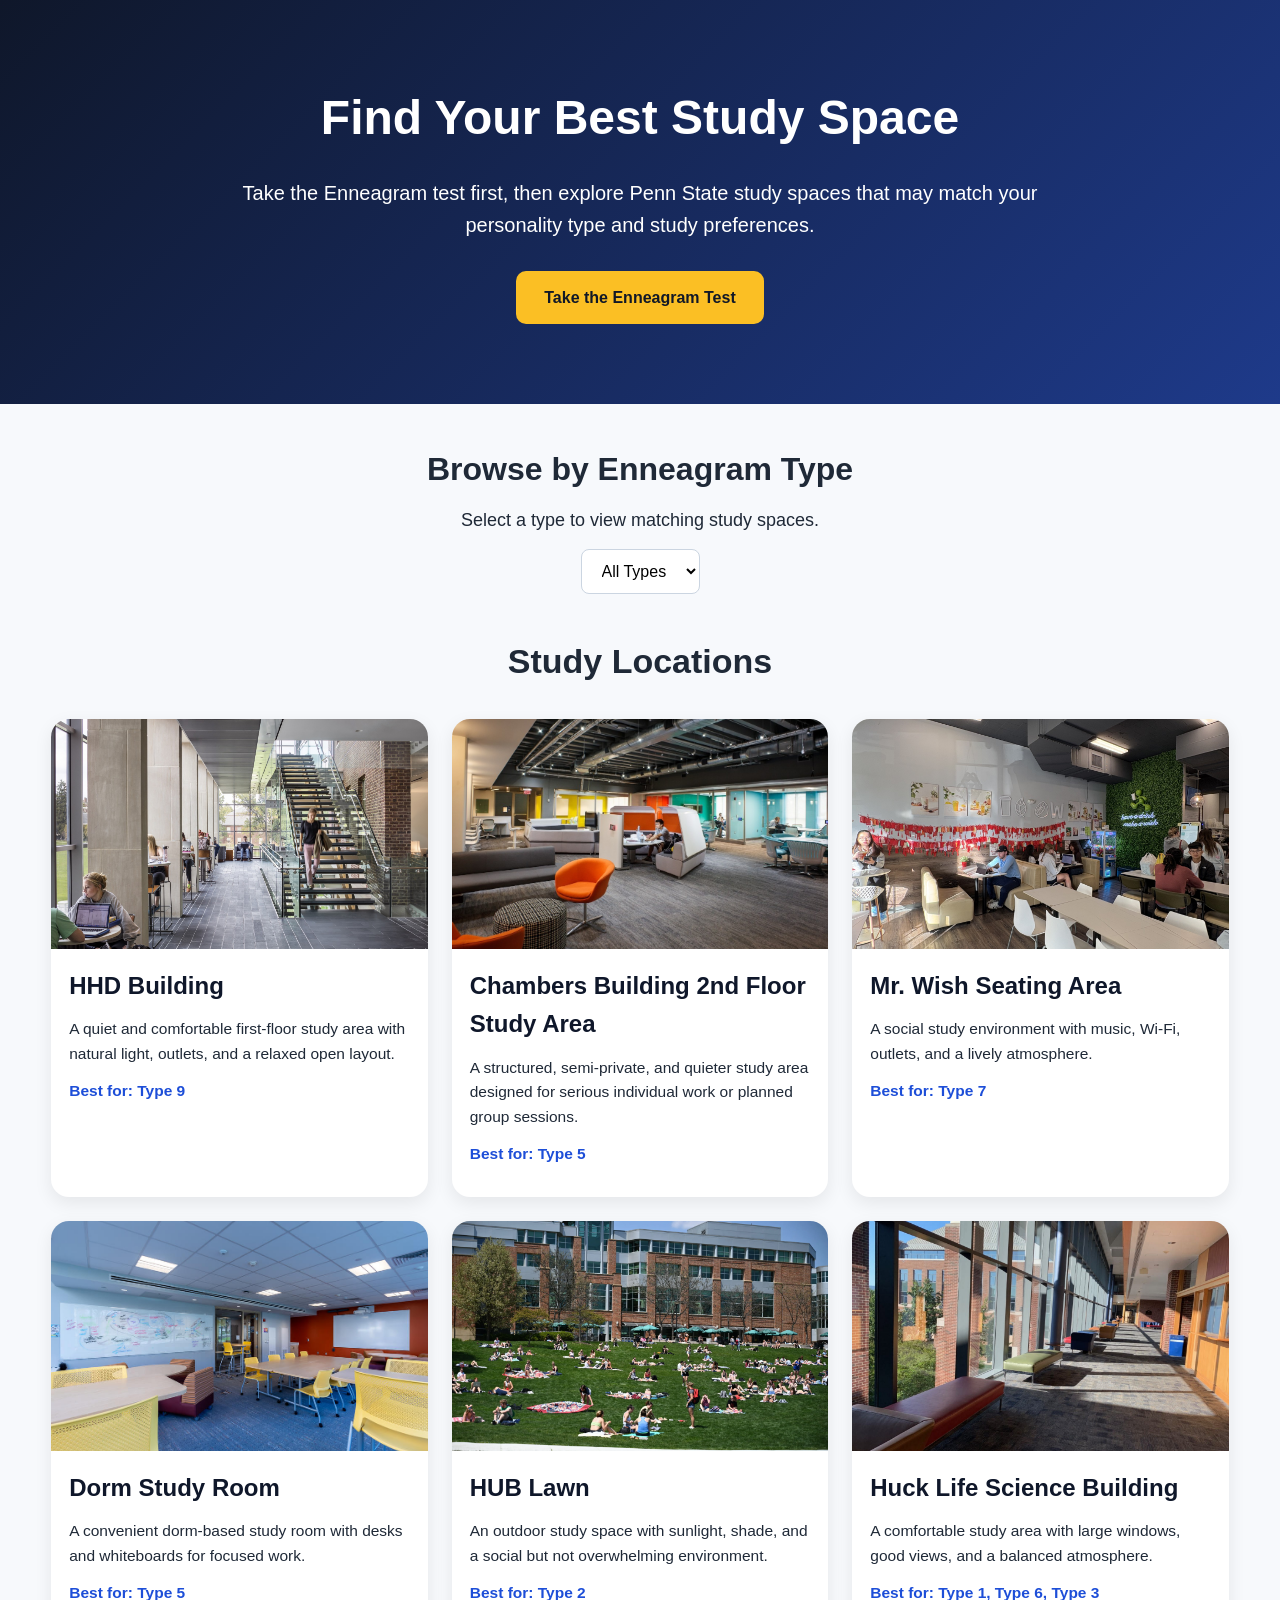
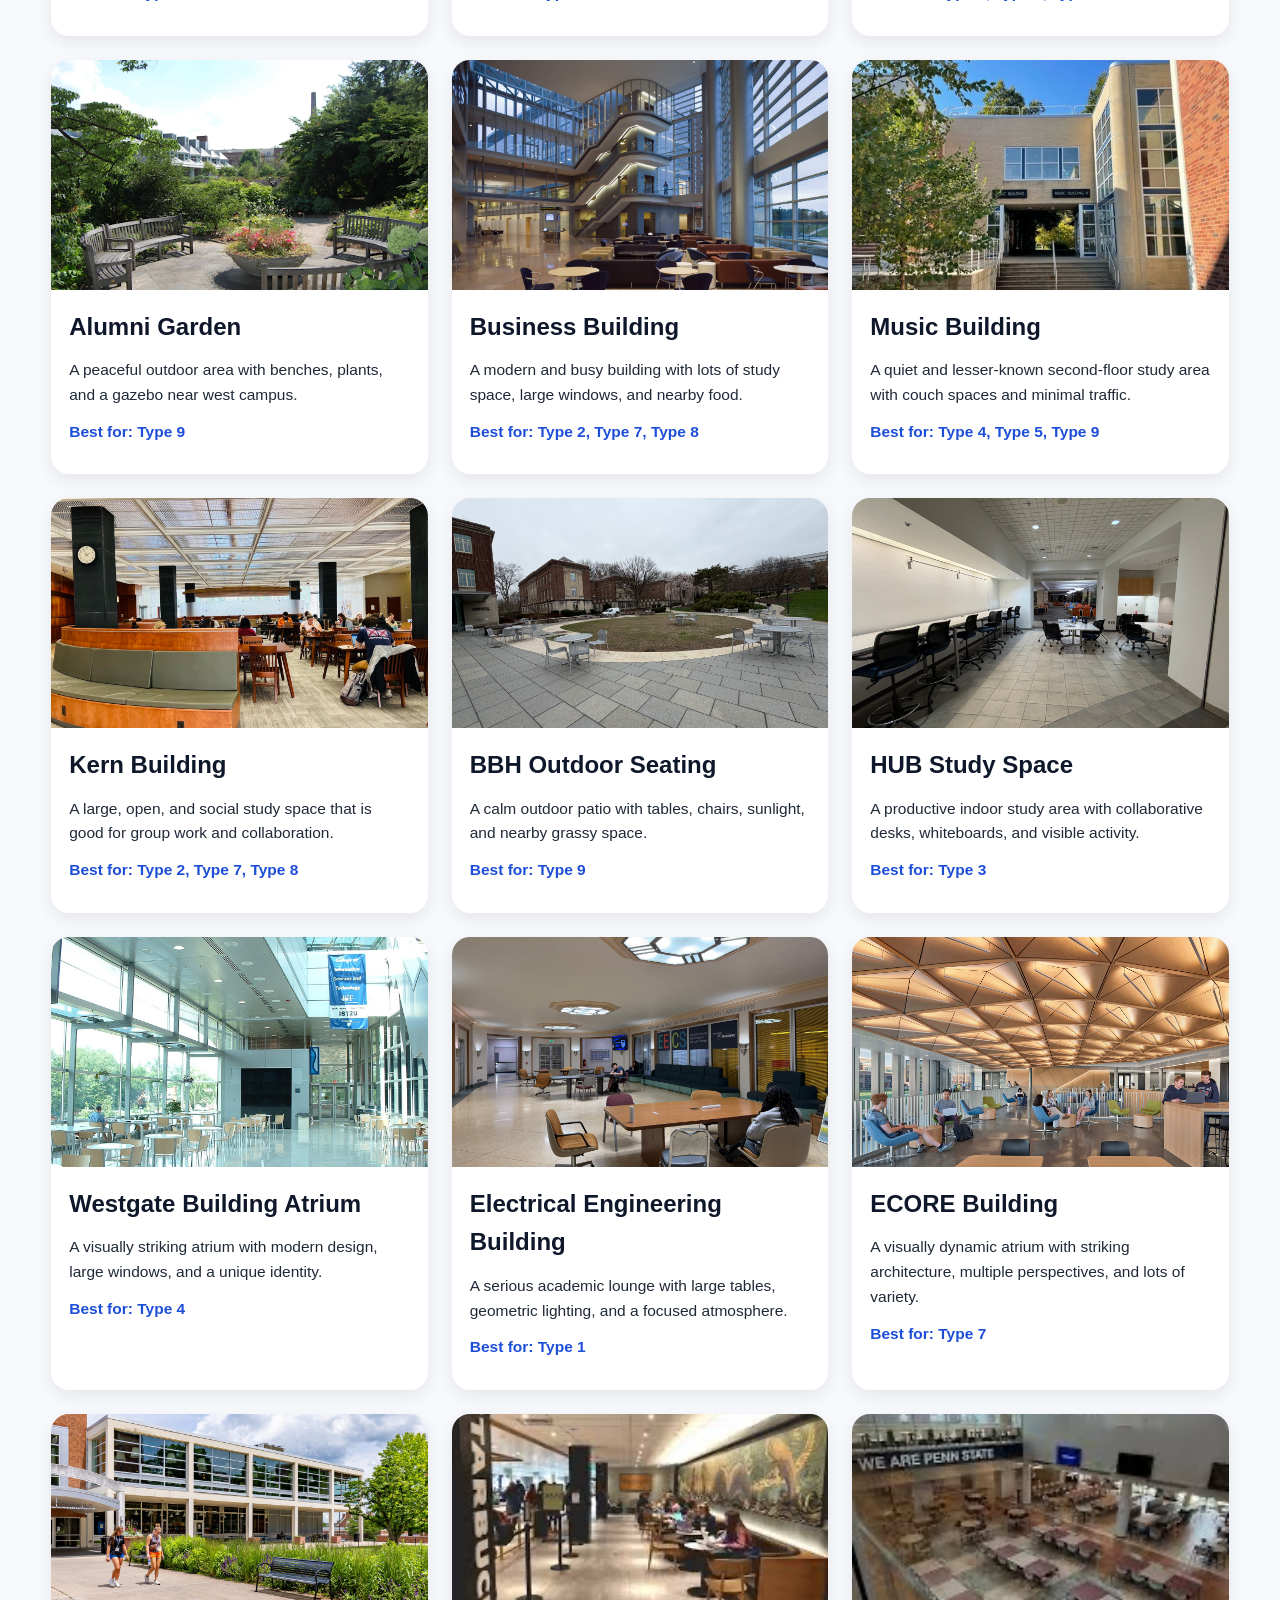
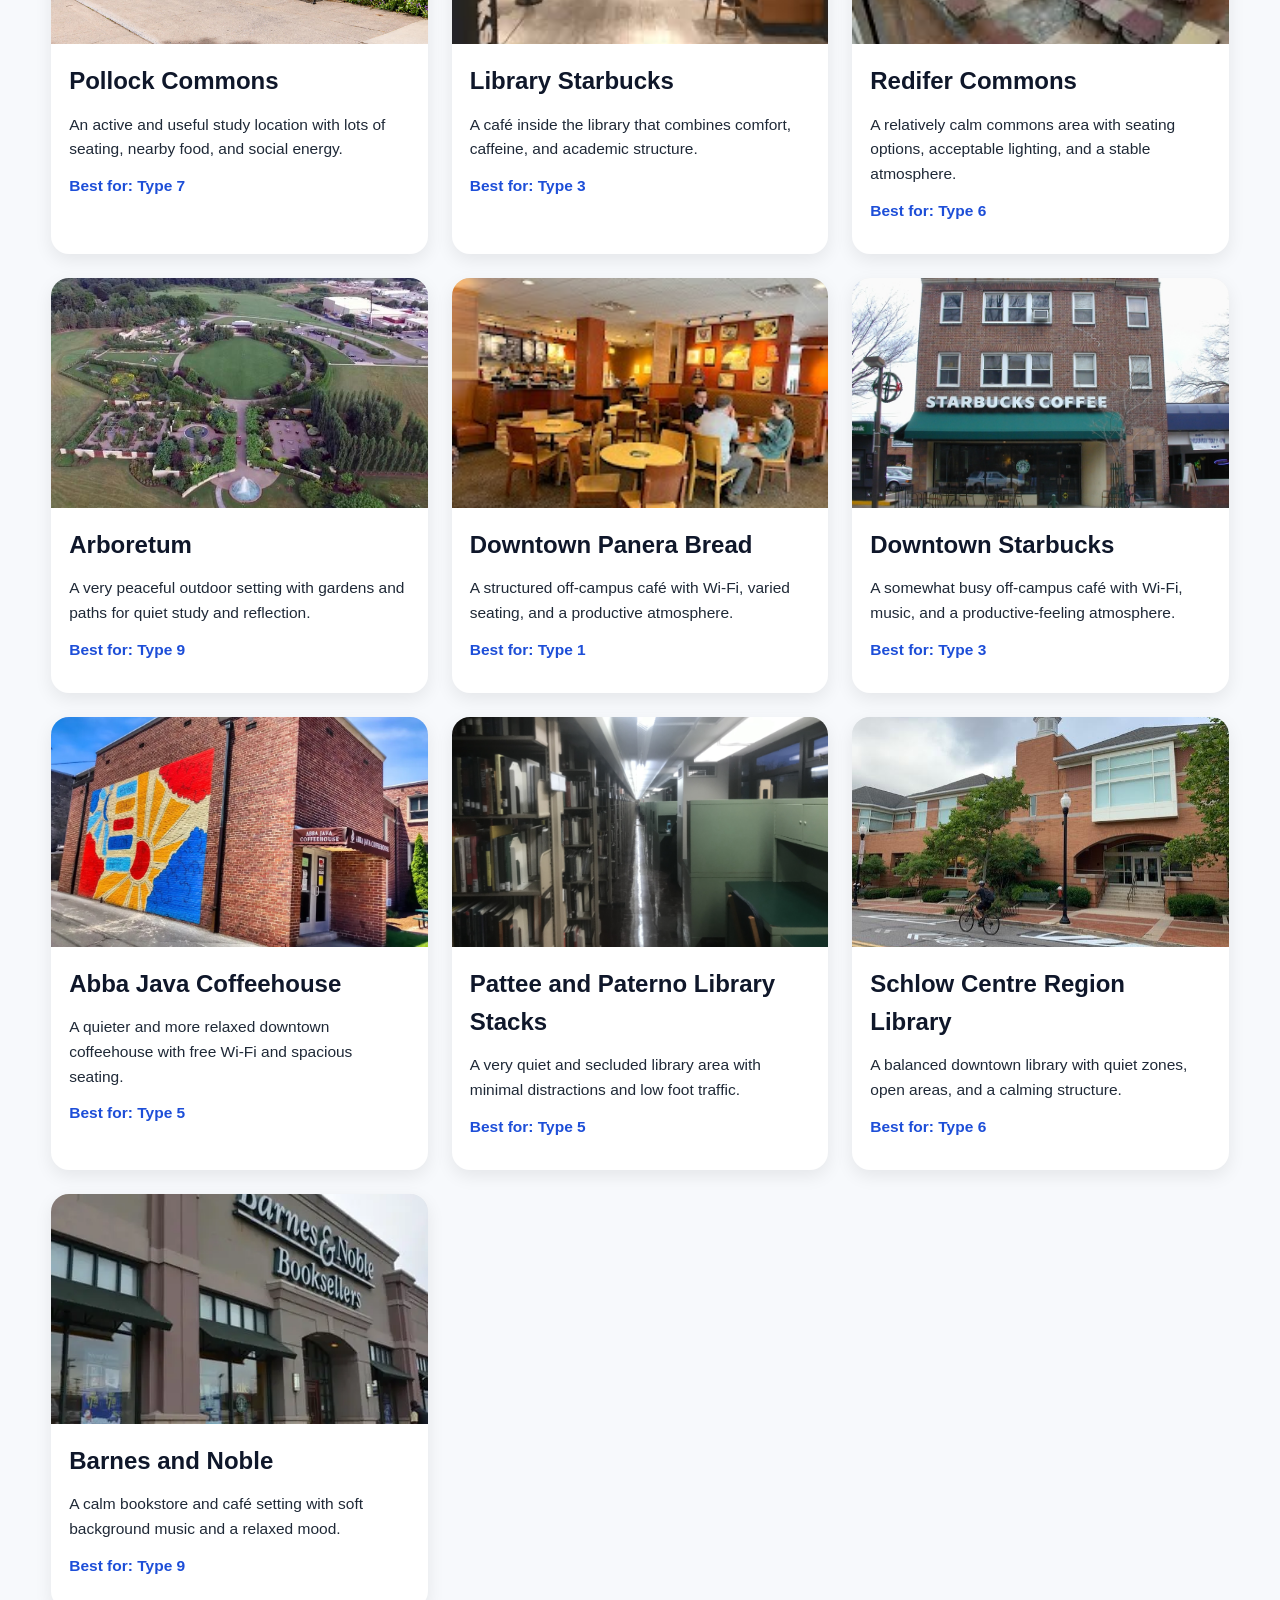
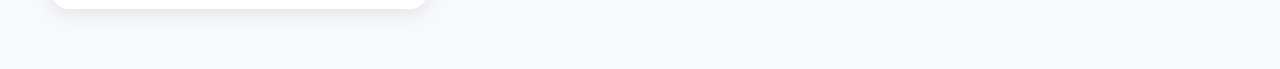
<file: index.html>
<!DOCTYPE html>
<html lang="en">
<head>
  <meta charset="UTF-8" />
  <meta name="viewport" content="width=device-width, initial-scale=1.0" />
  <title>Study Spaces by Enneagram Type</title>
  <link rel="stylesheet" href="style.css" />
</head>
<body>
  <header class="hero">
    <div class="hero-content">
      <h1>Find Your Best Study Space</h1>
      <p>
        Take the Enneagram test first, then explore Penn State study spaces
        that may match your personality type and study preferences.
      </p>
      <a
        class="test-button"
        href="https://enneagram-personality.com/"
        target="_blank"
        rel="noopener noreferrer"
      >
        Take the Enneagram Test
      </a>
    </div>
  </header>

  <main class="container">
    <section class="filter-section">
      <h2>Browse by Enneagram Type</h2>
      <p>Select a type to view matching study spaces.</p>

      <select id="enneagramFilter">
        <option value="all">All Types</option>
        <option value="1">Type 1</option>
        <option value="2">Type 2</option>
        <option value="3">Type 3</option>
        <option value="4">Type 4</option>
        <option value="5">Type 5</option>
        <option value="6">Type 6</option>
        <option value="7">Type 7</option>
        <option value="8">Type 8</option>
        <option value="9">Type 9</option>
      </select>
    </section>

    <section class="locations-section">
      <h2>Study Locations</h2>
      <div class="locations-grid" id="locationsGrid"></div>
    </section>
  </main>

  <script src="script.js"></script>
</body>
</html>
</file>
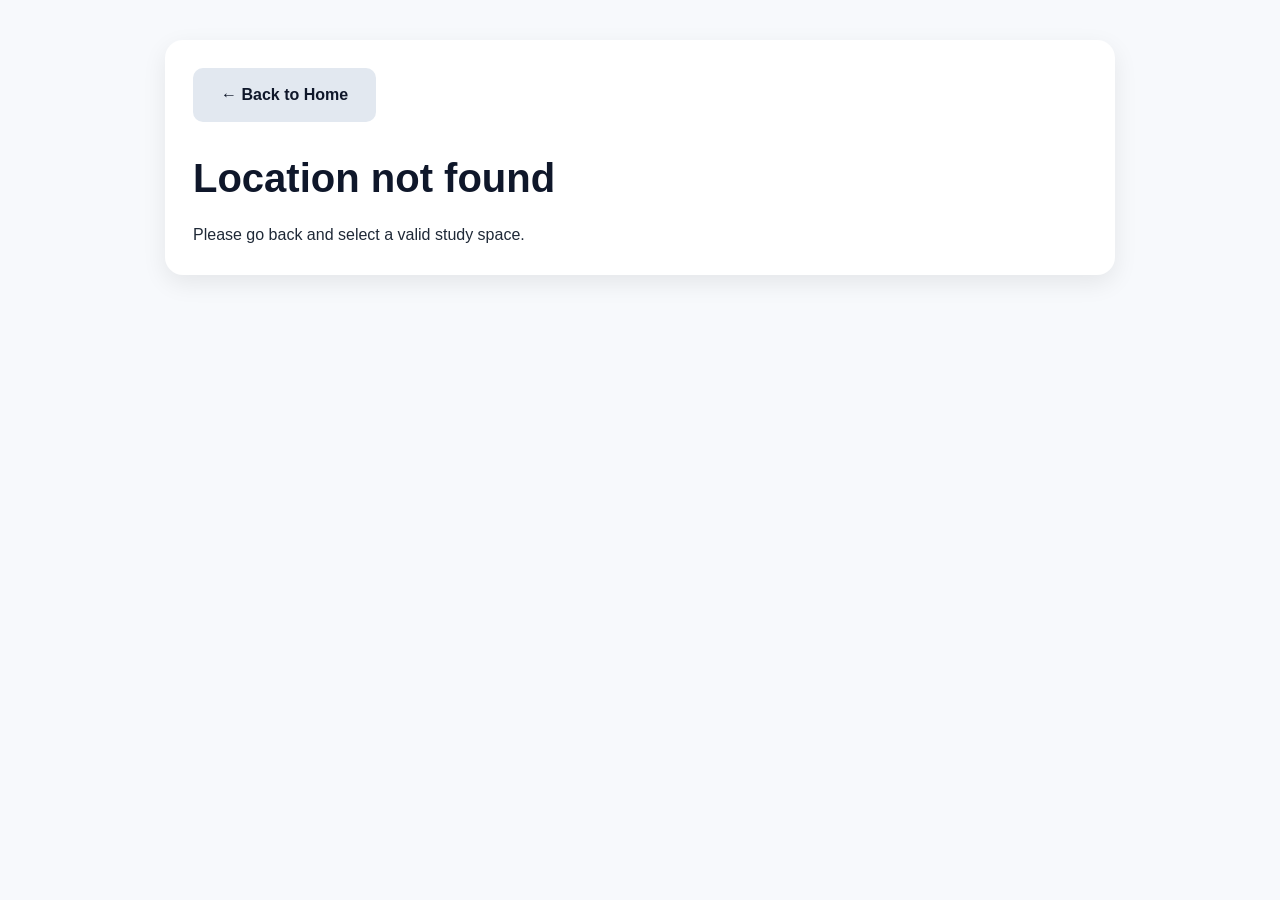
<file: details.html>
<!DOCTYPE html>
<html lang="en">
<head>
  <meta charset="UTF-8" />
  <meta name="viewport" content="width=device-width, initial-scale=1.0" />
  <title>Study Space Details</title>
  <link rel="stylesheet" href="style.css" />
</head>
<body>
  <main class="details-page">
    <div class="details-container" id="detailsContainer"></div>
  </main>

  <script src="script.js"></script>
</body>
</html>
</file>
<file: style.css>
* {
  margin: 0;
  padding: 0;
  box-sizing: border-box;
}

body {
  font-family: Arial, sans-serif;
  background: #f7f9fc;
  color: #1f2937;
  line-height: 1.6;
}

.hero {
  background: linear-gradient(135deg, #0f172a, #1e3a8a);
  color: white;
  padding: 80px 20px;
  text-align: center;
}

.hero-content {
  max-width: 850px;
  margin: 0 auto;
}

.hero h1 {
  font-size: 48px;
  margin-bottom: 20px;
}

.hero p {
  font-size: 20px;
  margin-bottom: 30px;
}

.test-button,
.back-button,
.map-button {
  display: inline-block;
  text-decoration: none;
  font-weight: bold;
  padding: 14px 28px;
  border-radius: 10px;
  transition: 0.25s ease;
}

.test-button {
  background: #fbbf24;
  color: #111827;
}

.test-button:hover {
  background: #f59e0b;
}

.back-button {
  background: #e2e8f0;
  color: #0f172a;
  margin-bottom: 24px;
}

.back-button:hover {
  background: #cbd5e1;
}

.map-button {
  background: #1d4ed8;
  color: white;
  margin-top: 10px;
}

.map-button:hover {
  background: #1e40af;
}

.container {
  width: 92%;
  max-width: 1250px;
  margin: 40px auto 60px;
}

.filter-section {
  text-align: center;
  margin-bottom: 40px;
}

.filter-section h2 {
  font-size: 32px;
  margin-bottom: 10px;
}

.filter-section p {
  margin-bottom: 15px;
  font-size: 18px;
}

#enneagramFilter {
  padding: 12px 16px;
  font-size: 16px;
  border: 1px solid #cbd5e1;
  border-radius: 8px;
  background: white;
}

.locations-section h2 {
  text-align: center;
  font-size: 34px;
  margin-bottom: 30px;
}

.locations-grid {
  display: grid;
  grid-template-columns: repeat(auto-fit, minmax(320px, 1fr));
  gap: 24px;
}

.location-card {
  background: white;
  border-radius: 18px;
  overflow: hidden;
  box-shadow: 0 6px 18px rgba(0, 0, 0, 0.08);
  transition: transform 0.25s ease, box-shadow 0.25s ease;
  cursor: pointer;
}

.location-card:hover {
  transform: translateY(-5px);
  box-shadow: 0 10px 24px rgba(0, 0, 0, 0.12);
}

.location-card img {
  width: 100%;
  height: 230px;
  object-fit: cover;
  display: block;
  background: #e5e7eb;
}

.card-content {
  padding: 18px;
}

.card-content h3 {
  font-size: 24px;
  margin-bottom: 12px;
  color: #0f172a;
}

.card-content p {
  margin-bottom: 12px;
  font-size: 15.5px;
}

.type-label {
  color: #1d4ed8;
  font-weight: bold;
}

.details-page {
  padding: 40px 20px 60px;
}

.details-container {
  max-width: 950px;
  margin: 0 auto;
  background: white;
  padding: 28px;
  border-radius: 18px;
  box-shadow: 0 8px 24px rgba(0, 0, 0, 0.08);
}

.details-container img {
  width: 100%;
  max-height: 450px;
  object-fit: cover;
  border-radius: 14px;
  margin-bottom: 24px;
  background: #e5e7eb;
}

.details-container h1 {
  font-size: 40px;
  margin-bottom: 12px;
  color: #0f172a;
}

.details-subtitle {
  font-size: 18px;
  color: #1d4ed8;
  font-weight: bold;
  margin-bottom: 20px;
}

.details-section {
  margin-bottom: 24px;
}

.details-section h2 {
  font-size: 24px;
  margin-bottom: 10px;
  color: #0f172a;
}

.details-section p {
  font-size: 17px;
  color: #334155;
}

.no-location {
  display: inline-block;
  margin-top: 10px;
  padding: 12px 18px;
  background: #f1f5f9;
  border-radius: 10px;
  color: #475569;
  font-weight: bold;
}

@media (max-width: 768px) {
  .hero h1 {
    font-size: 34px;
  }

  .hero p {
    font-size: 18px;
  }

  .filter-section h2,
  .locations-section h2,
  .details-container h1 {
    font-size: 28px;
  }

  .locations-grid {
    grid-template-columns: 1fr;
  }

  .details-container {
    padding: 20px;
  }
}
</file>
